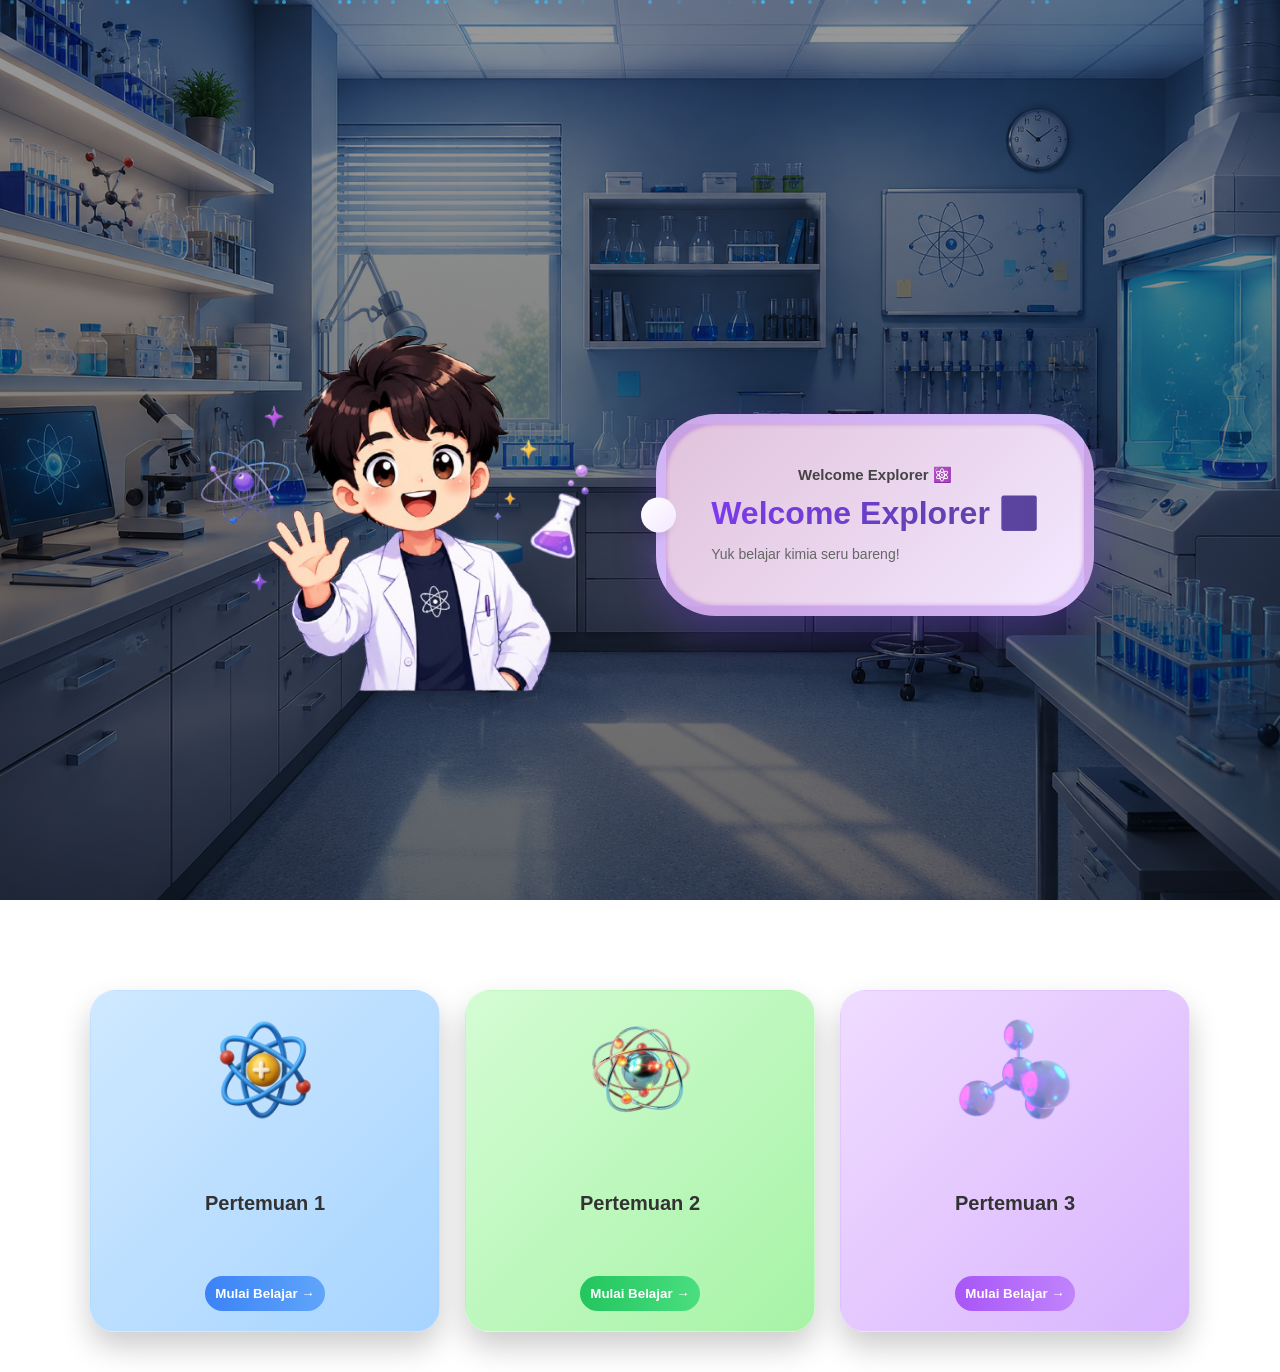
<file: dashboard.html>
<!doctype html>
<html lang="id">
  <head>
    <meta charset="UTF-8" />
    <title>Dashboard</title>
    <link rel="stylesheet" href="../css/style.css" />
  </head>

  <!-- 🔥 INI YANG TADI HILANG -->
  <body class="dashboard-body">
    <div class="dashboard-wrapper">
      <!-- HERO -->
      <div class="hero">
        <!-- KARTUN -->
        <img src="../assets/Doctor.png" class="hero-img" />

        <!-- AWAN -->
        <div class="hero-cloud">
          <h2 id="welcomeUser"></h2>
          <h1>Welcome Explorer ⚛️</h1>
          <p>Yuk belajar kimia seru bareng!</p>
        </div>
      </div>

      <!-- CARD -->
      <div class="card-container">
        <div class="card blue">
          <img src="../assets/atomateri.png" class="card-img" />
          <h3>Pertemuan 1</h3>
          <button onclick="bukaMateri(1)">Mulai Belajar →</button>
        </div>

        <div class="card green">
          <img src="../assets/Elektronmateri.png" class="card-img" />
          <h3>Pertemuan 2</h3>
          <button onclick="bukaMateri(2)">Mulai Belajar →</button>
        </div>

        <div class="card purple">
          <img src="../assets/molekulmateri.png" class="card-img" />
          <h3>Pertemuan 3</h3>
          <button onclick="bukaMateri(3)">Mulai Belajar →</button>
        </div>
      </div>
    </div>

    <!-- JS -->
    <script src="../js/app.js"></script>

    <!-- ANIMASI -->
    <script>
      document.addEventListener("DOMContentLoaded", function () {
        const wrap = document.querySelector(".dashboard-wrapper");
        wrap.style.opacity = 0;
        wrap.style.transform = "translateY(20px)";

        setTimeout(() => {
          wrap.style.transition = "0.6s";
          wrap.style.opacity = 1;
          wrap.style.transform = "translateY(0)";
        }, 100);
      });
    </script>
  </body>
</html>
</file>
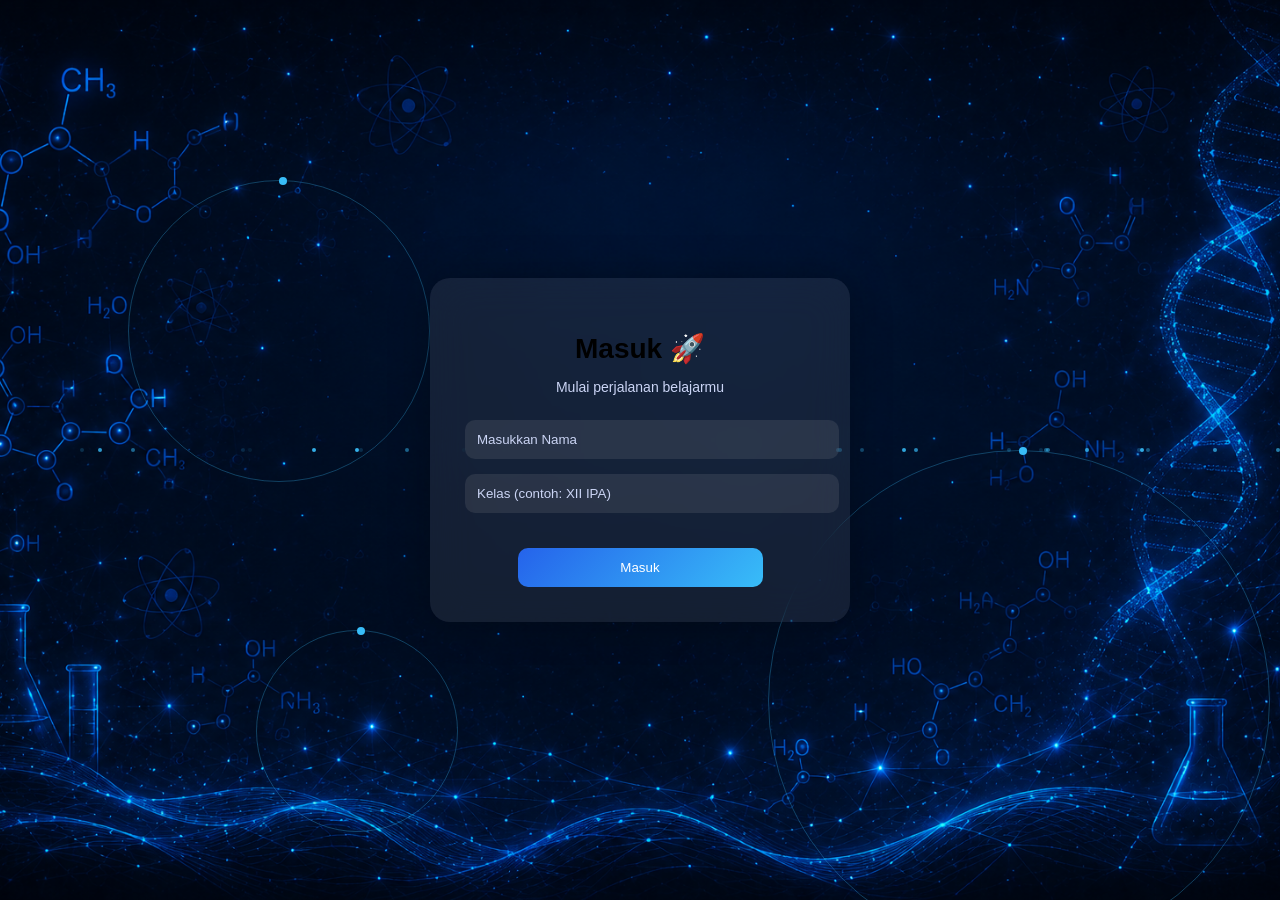
<file: login.html>
<!doctype html>
<html lang="id">
  <head>
    <meta charset="UTF-8" />
    <title>Login - Atom Learning</title>
    <link rel="stylesheet" href="../css/style.css" />
  </head>

  <body class="login-body">
    <!-- BG -->
    <div class="bg-animation">
      <span></span>
      <span></span>
      <span></span>
    </div>

    <div class="login-container">
      <div class="login-card">
        <h1 class="login-title">Masuk 🚀</h1>
        <p class="login-sub">Mulai perjalanan belajarmu</p>

        <input id="nama" placeholder="Masukkan Nama" />
        <input id="kelas" placeholder="Kelas (contoh: XII IPA)" />

        <button type="button" onclick="login()">Masuk</button>
      </div>
    </div>

    <script src="../js/app.js"></script>
  </body>
</html>
</file>
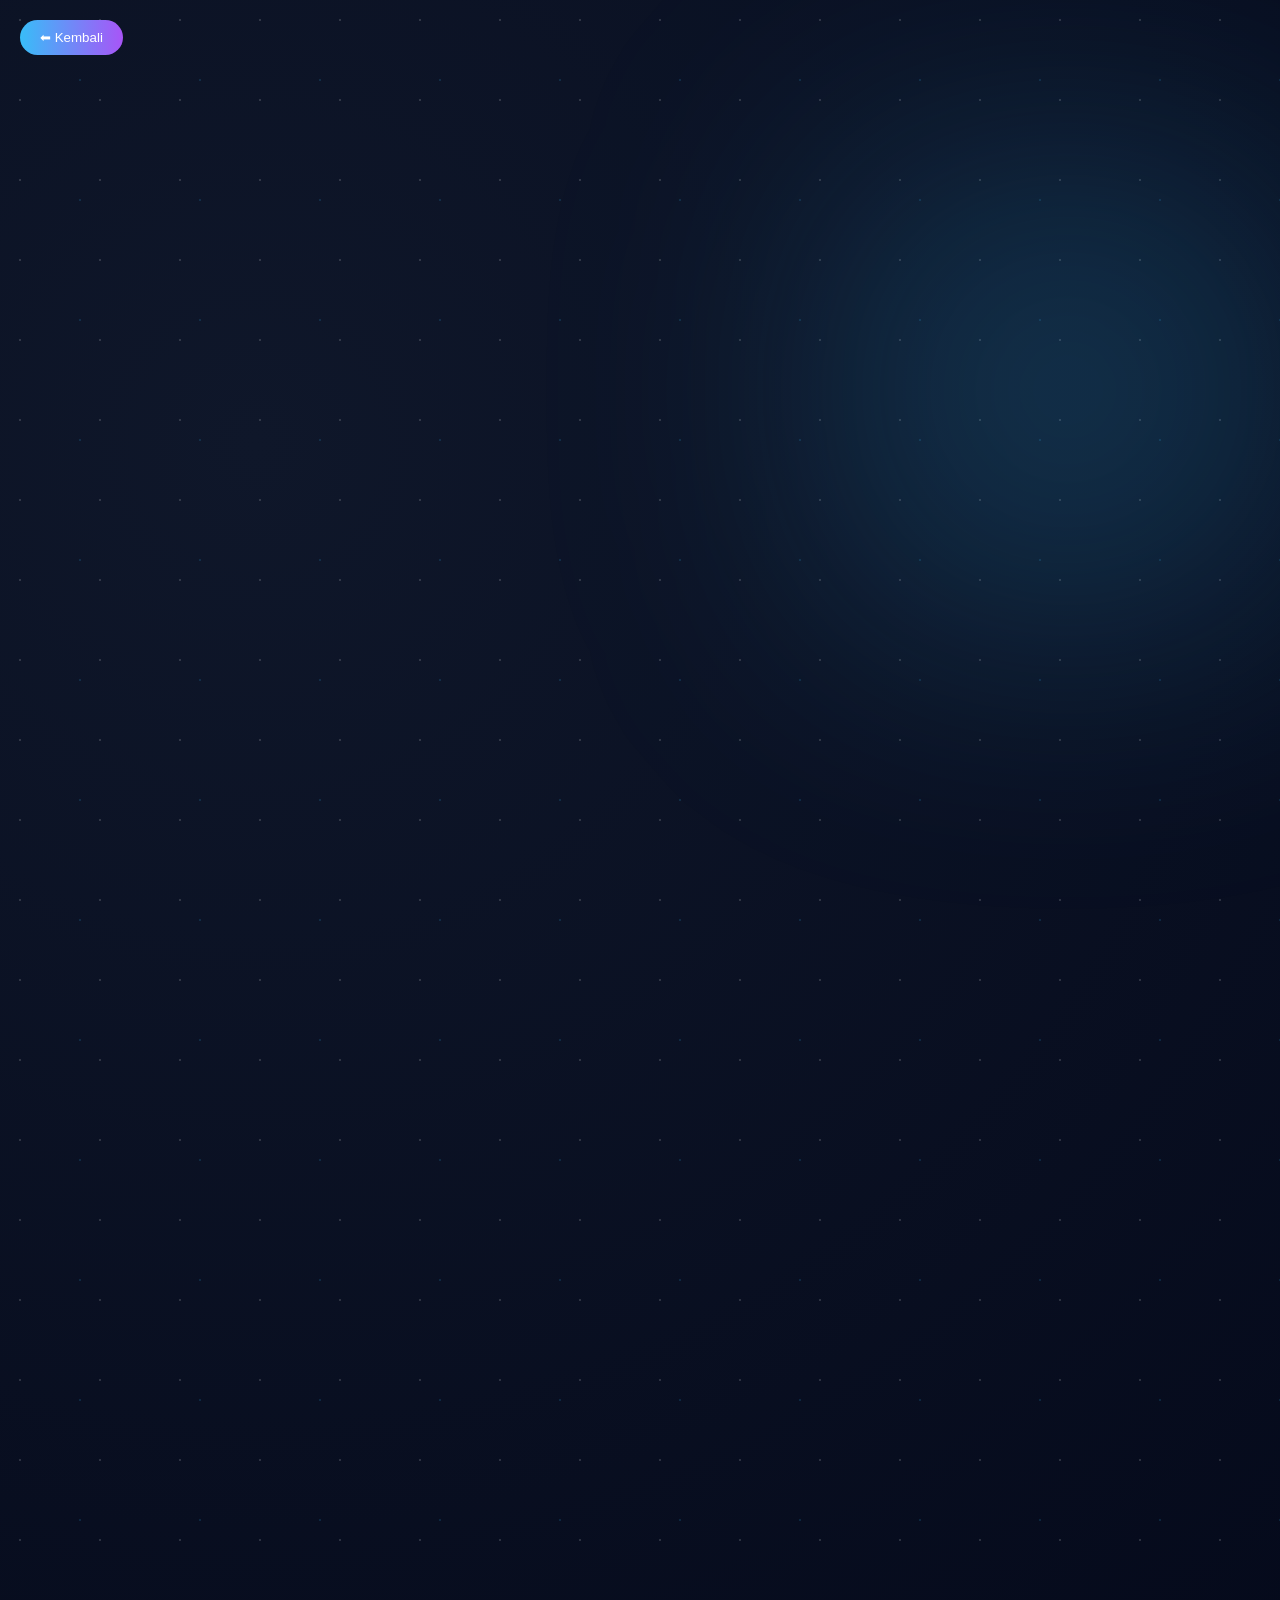
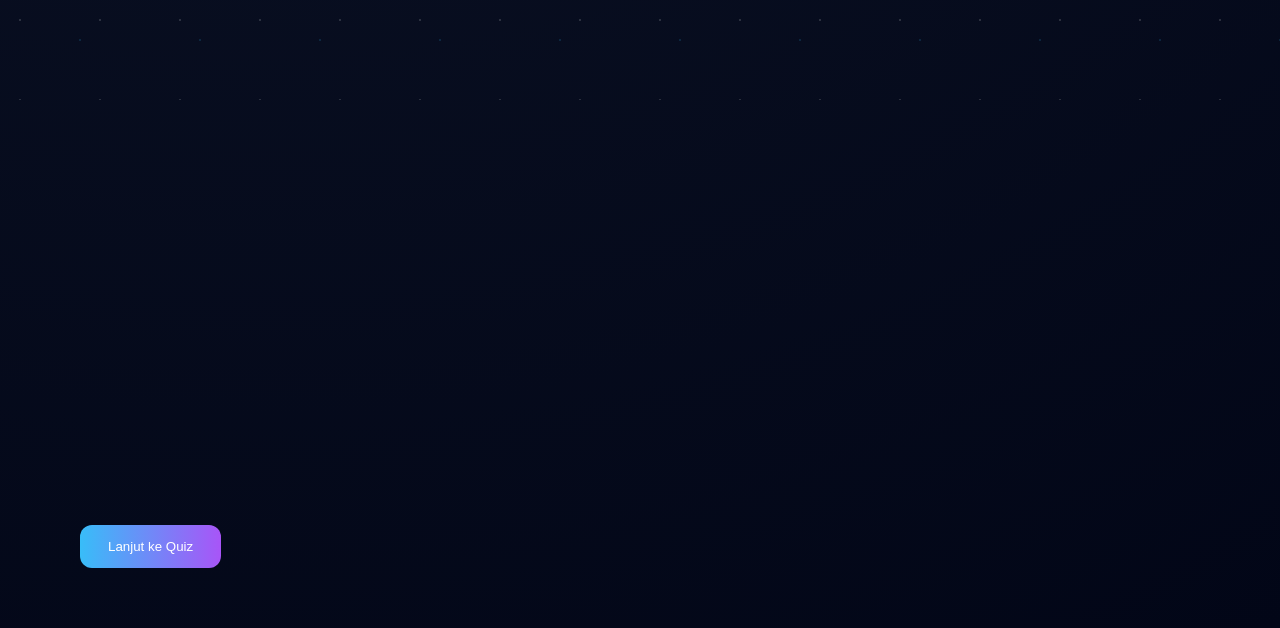
<file: materi.html>
<!doctype html>
<html lang="id">
  <head>
    <meta charset="UTF-8" />
    <title>Materi 1</title>
    <link rel="stylesheet" href="../css/style.css" />
  </head>

  <body class="materi-body tema-elektron">
    <!-- TOMBOL KEMBALI -->
    <button onclick="goBack()" class="back-btn">⬅ Kembali</button>

    <!-- WRAPPER -->
    <div class="materi-wrapper">
      <!-- JUDUL -->
      <h1 id="judulMateri" class="judul"></h1>

      <!-- ISI MATERI (DIISI JS) -->
      <div id="isiMateri" class="materi-content"></div>

      <!-- BUTTON LANJUT -->
      <button onclick="selesaiMateri()" class="next-btn">Lanjut ke Quiz</button>
    </div>

    <!-- SCRIPT -->
    <script src="../js/app.js"></script>
  </body>
</html>
</file>
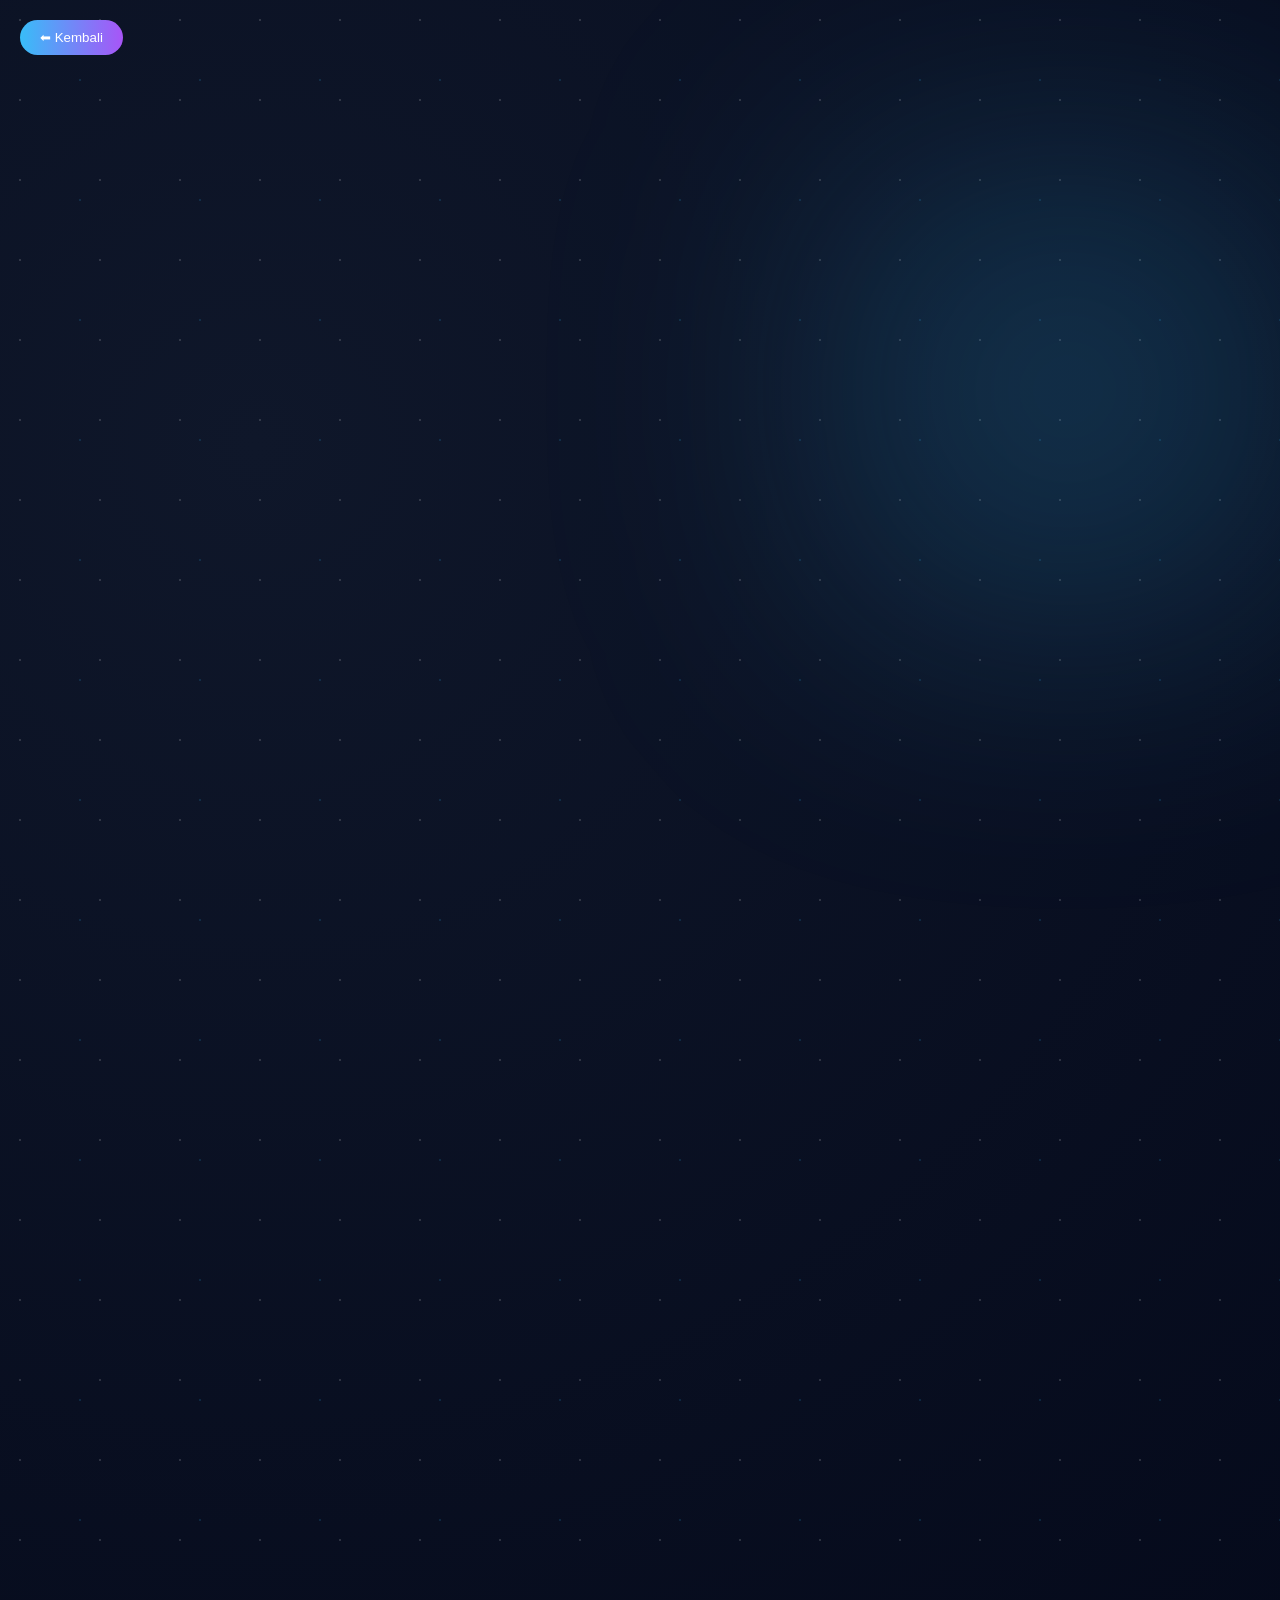
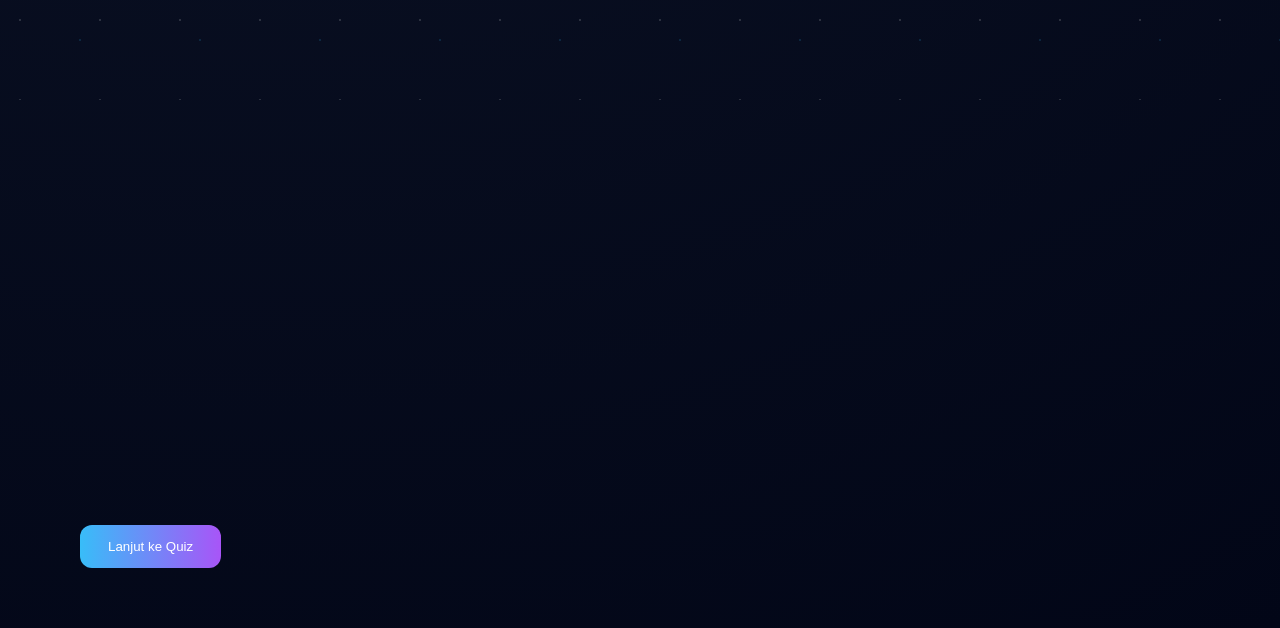
<file: materi2.html>
<!doctype html>
<html lang="id">
  <head>
    <meta charset="UTF-8" />
    <title>Materi 2</title>
    <link rel="stylesheet" href="../css/style.css" />
  </head>
  <body class="materi-body tema-elektron">
    <!-- TOMBOL KEMBALI -->
    <button onclick="goBack()" class="back-btn">⬅ Kembali</button>

    <!-- WRAPPER -->
    <div class="materi-wrapper">
      <!-- JUDUL -->
      <h1 id="judulMateri" class="judul"></h1>

      <!-- ISI MATERI (DIISI JS) -->
      <div id="isiMateri" class="materi-content"></div>

      <!-- BUTTON LANJUT -->
      <button onclick="selesaiMateri()" class="next-btn">Lanjut ke Quiz</button>
    </div>
    
  </body>
</body>
    <!-- SCRIPT -->
    <script src="../js/app.js"></script>
    
  </body>
</html>
</file>
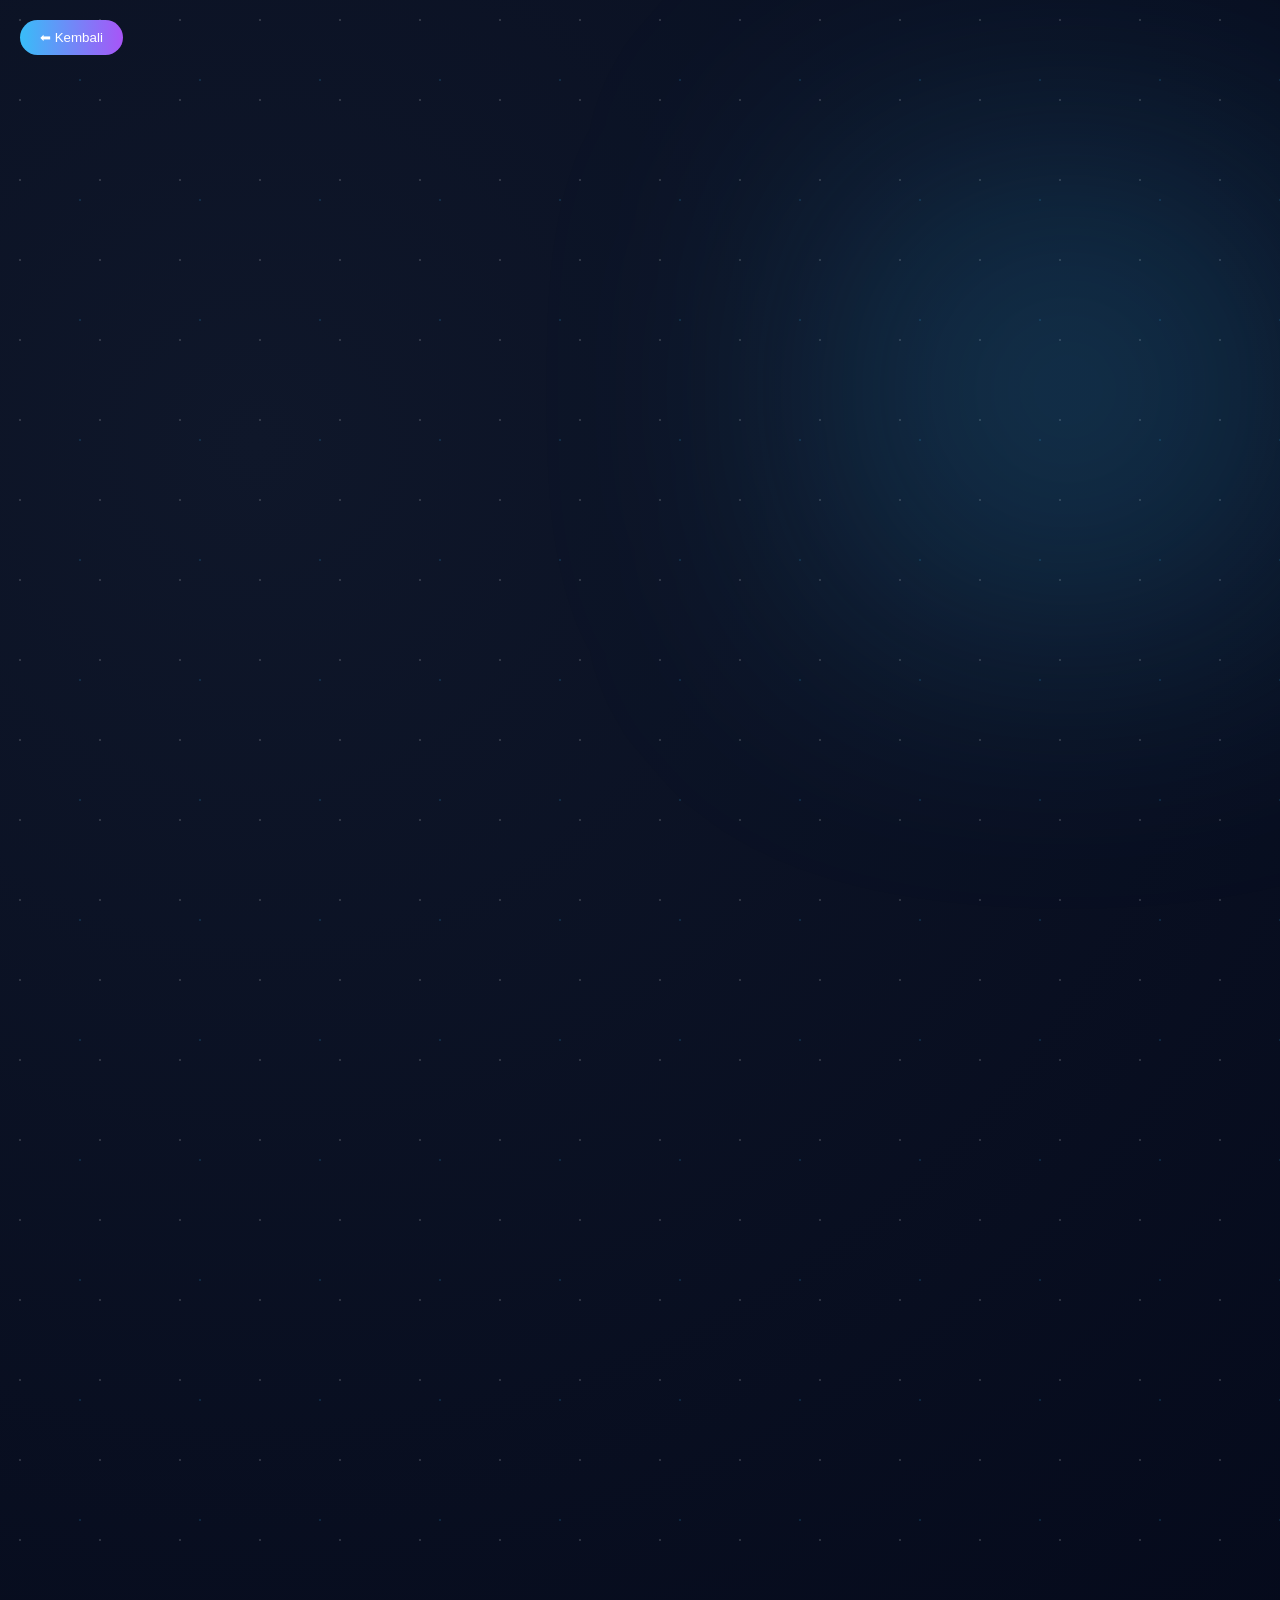
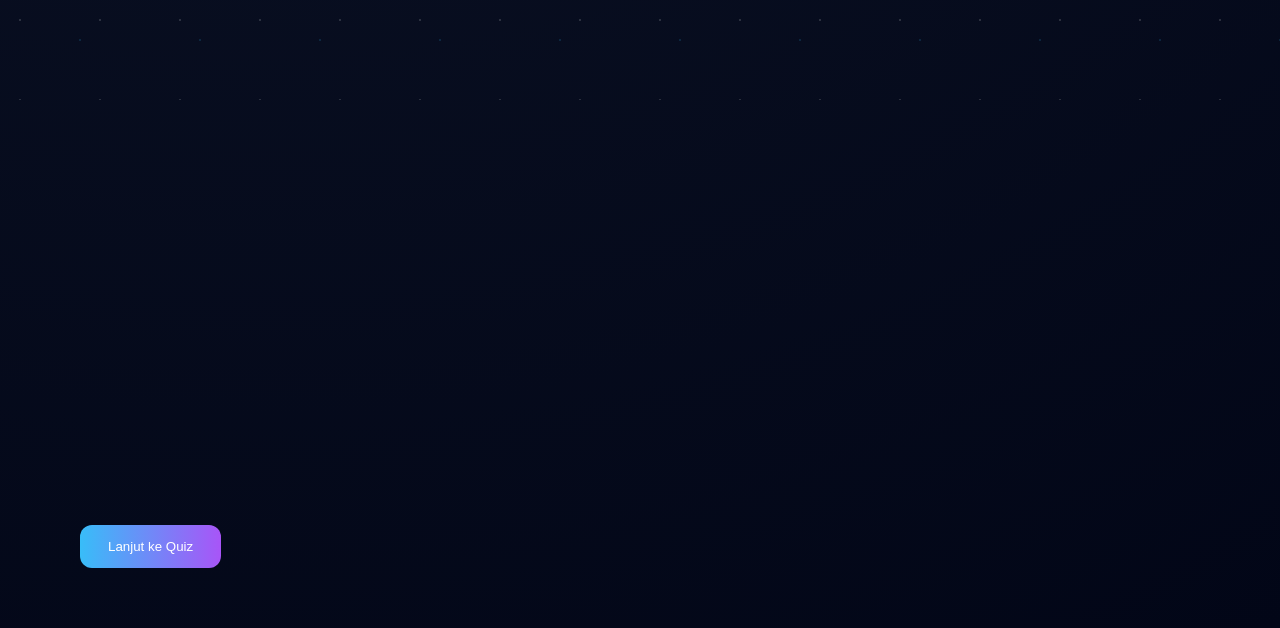
<file: materi3.html>
<!doctype html>
<html lang="id">
  <head>
    <meta charset="UTF-8" />
    <title>Materi 3</title>
    <link rel="stylesheet" href="../css/style.css" />
  </head>

  <body class="materi-body tema-elektron">
    <!-- TOMBOL KEMBALI -->
    <button onclick="goBack()" class="back-btn">⬅ Kembali</button>

    <!-- WRAPPER -->
    <div class="materi-wrapper">
      <!-- JUDUL -->
      <h1 id="judulMateri" class="judul"></h1>

      <!-- ISI MATERI (DIISI JS) -->
      <div id="isiMateri" class="materi-content"></div>

      <!-- BUTTON LANJUT -->
      <button onclick="selesaiMateri()" class="next-btn">Lanjut ke Quiz</button>
    </div>

    <!-- SCRIPT -->
    <script src="../js/app.js"></script>
  </body>
</html>
</file>
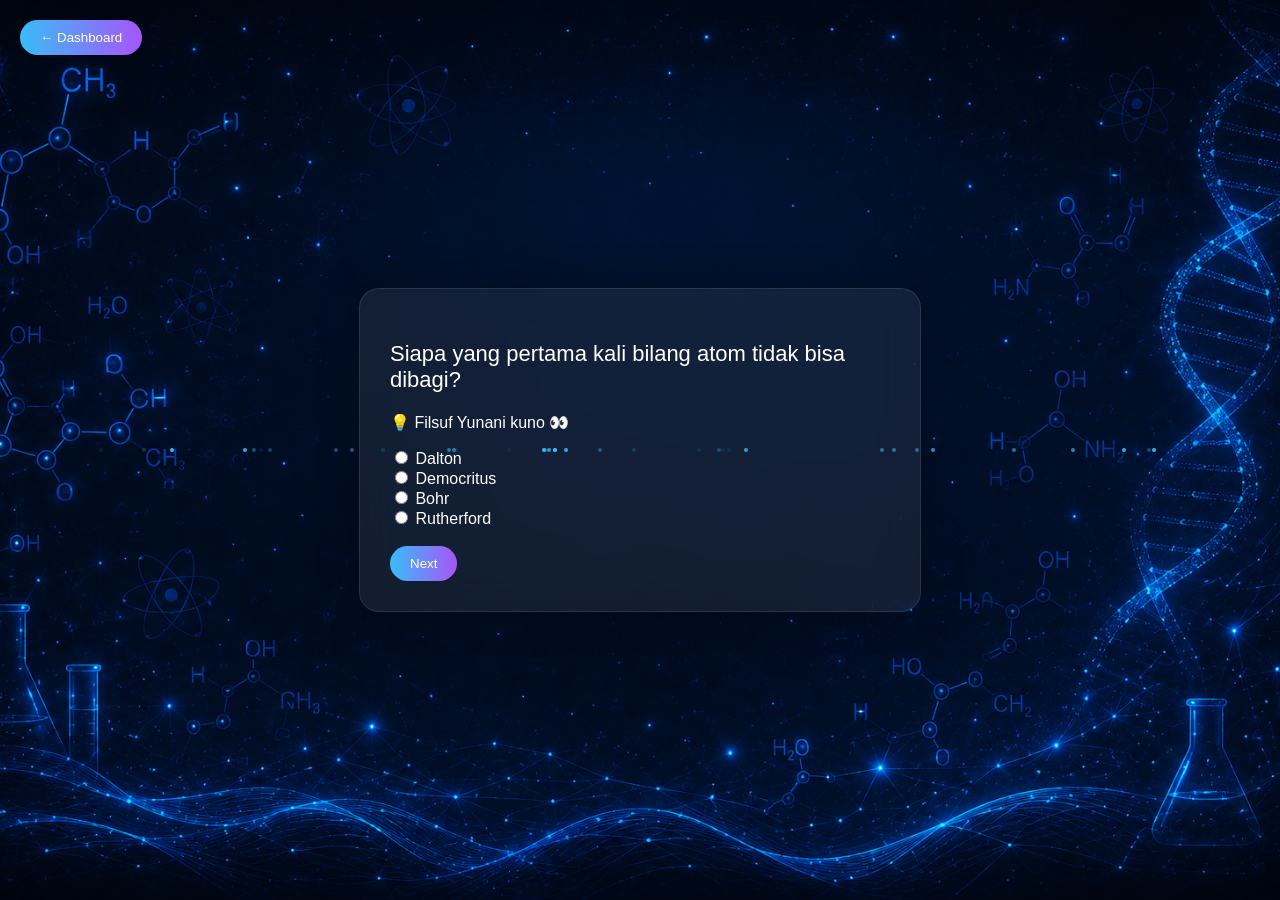
<file: quiz.html>
<!doctype html>
<html lang="id">
  <head>
    <meta charset="UTF-8" />
    <title>Quiz</title>
    <link rel="stylesheet" href="../css/style.css" />
  </head>

  <body class="quiz-body">
    <!-- BACK -->
    <button onclick="window.location.href = 'dashboard.html'" class="back-btn">
      ← Dashboard
    </button>

    <div class="quiz-box">
      <!-- SOAL -->
      <p id="soal">Loading...</p>

      <p id="clue"></p>

      <div id="pilihan"></div>

      <br />

      <button onclick="nextSoal()" class="submit-btn">Next</button>
    </div>
    <!-- ✅ INI WAJIB -->

    <!-- ANIMASI -->
    <script>
      document.addEventListener("DOMContentLoaded", function () {
        const box = document.querySelector(".quiz-box");

        box.style.opacity = 0;
        box.style.transform = "scale(0.95)";

        setTimeout(() => {
          box.style.transition = "0.4s";
          box.style.opacity = 1;
          box.style.transform = "scale(1)";
        }, 100);
      });
    </script>

    <script src="../js/app.js"></script>
  </body>
</html>
</file>
<file: css/style.css>
/* RESET */
body {
  margin: 0;
  font-family: "Segoe UI", sans-serif;
}

/* BACKGROUND */
.landing-body {
  background: url("../assets/baground.png");
  background-size: cover;
  background-position: center;
  color: white;
}

/* NAVBAR */
.navbar {
  max-width: 1200px;
  margin: auto;
  display: flex;
  justify-content: space-between;
  align-items: center;

  /* rapetin biar gak ketarik atas */
  padding: 14px 20px;
  margin-top: 0;
}

.logo-wrap {
  display: flex;
  align-items: center;
  gap: 10px;
}

.logo-icon {
  font-size: 28px;
  color: #38bdf8;
}

.logo-text {
  font-size: 22px;
  margin: 0;
}

.logo-sub {
  font-size: 12px;
  color: #94a3b8;
  margin: 0;
}

/* MENU */
.nav-menu {
  display: flex;
  gap: 25px;
  list-style: none;
}

.nav-menu a {
  color: white;
  text-decoration: none;
  font-size: 15px;
}

.nav-menu .active {
  color: #38bdf8;
}

/* LOGIN */
.login-btn {
  border: 1px solid #38bdf8;
  padding: 10px 20px;
  border-radius: 25px;
  color: #38bdf8;
  text-decoration: none; /* hapus underline */
}

/* HERO */
.hero {
  max-width: 1200px;
  margin: auto;

  display: flex;
  justify-content: space-between;
  align-items: center;

  min-height: 90vh; /* ga terlalu tinggi */
  padding: 40px 20px;
}

/* KIRI */
.hero-text {
  width: 52%;
}

/* KANAN */
.hero-image {
  width: 48%;
  display: flex;
  justify-content: center;
}

/* ATOM */
.hero-image img {
  width: 400px;
  animation: spin 20s linear infinite;
}

/* ANIMASI */
@keyframes spin {
  from {
    transform: rotate(0deg);
  }
  to {
    transform: rotate(360deg);
  }
}

/* BADGE */
.badge {
  padding: 8px 15px;
  border-radius: 20px;
  border: 1px solid #38bdf8;
  display: inline-block;
  margin-bottom: 20px;
  font-size: 13px;
}

/* TITLE (DIBESARIN LAGI) */
.hero-text h1 {
  font-size: 64px;
  line-height: 1.2;
  margin-bottom: 20px;
}

.hero-text span {
  background: linear-gradient(90deg, #38bdf8, #60a5fa);
  -webkit-background-clip: text;
  -webkit-text-fill-color: transparent;
}

/* DESC */
.hero-text p {
  font-size: 16px;
  color: #cbd5f5;
  max-width: 500px;
  margin-bottom: 25px;
}

/* BUTTON */
.hero-btns {
  margin-bottom: 30px;
}

.hero-btns button {
  padding: 14px 28px;
  font-size: 14px;
  border-radius: 25px;
  margin-right: 10px;
  cursor: pointer;
  border: none;
}

.hero-btns button:first-child {
  background: linear-gradient(135deg, #2563eb, #38bdf8);
  color: white;
}

.hero-btns .outline {
  background: transparent;
  border: 1px solid #38bdf8;
  color: #38bdf8;
}

/* FEATURES (DIRAPETIN) */
.features {
  display: flex;
  gap: 35px;
}

/* ITEM */
.feature {
  display: flex;
  gap: 12px;
  max-width: 220px;
}

/* ICON */
.feature-icon {
  width: 45px;
  height: 45px;
  aspect-ratio: 1 / 1;

  display: flex;
  align-items: center;
  justify-content: center;

  border-radius: 50%;
  background: rgba(56, 189, 248, 0.1);
  border: 1px solid #38bdf8;

  font-size: 18px;
  line-height: 0;
  flex-shrink: 0;
}

/* bantu supaya isi emoji/icon benar-benar terpusat dan tidak ngaruh ke tinggi */
.feature-icon > * {
  display: flex;
  align-items: center;
  justify-content: center;
  width: 100%;
  height: 100%;
}

/* TEXT */
.feature h4 {
  margin: 0;
  font-size: 15px;
}

.feature p {
  margin-top: 5px;
  font-size: 13px;
  color: #cbd5f5;
}

/* ini buat gradasi warna teks di landing page */
.gradient-text {
  background: linear-gradient(150deg, #9055c4, #60a5fa, #a855f7);
  -webkit-background-clip: text;
  -webkit-text-fill-color: transparent;

  /* biar lebih nyala */
  text-shadow: 0 0 60px rgba(92, 87, 195, 0.3);
}

/* untuk navbar biar ga flat */

.navbar {
  backdrop-filter: blur(85px);
}

/* featurs nih biar ada interaksi */

.feature {
  transition: 0.3s;
}

.feature:hover {
  transform: translateY(-5px);
}

.feature:hover .feature-icon {
  box-shadow: 0 0 25px #38bdf8;
}

/*ATOM SHADOW BIAR BER SHADOW BELAKANGNYA */

.hero-image img {
  filter: drop-shadow(0 0 30px rgba(56, 189, 248, 0.6));
}

/*button biar lebih premium */

.hero-btns button {
  transition: all 0.3s ease;
}

.hero-btns button:hover {
  transform: translateY(-4px);
  box-shadow: 0 12px 30px rgba(56, 189, 248, 0.4);
}

/*UNTUK HERO BIAR LEBIH KELIATAN LEGA DAN MAHAL */

.hero-text h1 {
  letter-spacing: -1px;
}

.hero-text p {
  line-height: 1.6;
}

/* NIH BUAT HERO MASUK ANIMASI NIH */

.hero-text {
  animation: fadeUp 1s ease;
}

.hero-image {
  animation: fadeRight 1.2s ease;
}

@keyframes fadeUp {
  from {
    opacity: 0;
    transform: translateY(40px);
  }
  to {
    opacity: 1;
    transform: translateY(0);
  }
}

@keyframes fadeRight {
  from {
    opacity: 0;
    transform: translateX(60px);
  }
  to {
    opacity: 1;
    transform: translateX(0);
  }
}

/* BAGIAN LOGIN NIH YAEHHHH */

/* ================= LOGIN PREMIUM ================= */

.login-body {
  background: url("../assets/baground.png");
  background-size: cover;
  background-position: center;

  display: flex;
  justify-content: center;
  align-items: center;
  min-height: 100vh;
  overflow: hidden;
}

/* CONTAINER */
.login-container {
  position: relative;
  z-index: 2;
  width: 100%;
  display: flex;
  justify-content: center;
}

/* CARD */
.login-card {
  width: 350px;
  padding: 35px;
  border-radius: 20px;

  background: rgba(255, 255, 255, 0.08);
  backdrop-filter: blur(20px);

  text-align: center;

  box-shadow: 0 0 40px rgba(0, 0, 0, 0.3);
}

/* TITLE */
.login-title {
  font-size: 28px;
  margin-bottom: 5px;
}

.login-sub {
  color: #cbd5f5;
  font-size: 14px;
  margin-bottom: 25px;
}

/* INPUT */
.login-card input {
  width: 100%;
  margin-bottom: 15px;
  padding: 12px;

  border-radius: 10px;

  border: none;

  background: rgba(219, 215, 215, 0.1);
  color: white;
}

.login-card input::placeholder {
  color: #cbd5f5;
}

/* BUTTON */
.login-card button {
  width: 70%;
  max-width: 260px;
  min-width: 180px;

  margin: 20px auto 0; /* tengah */
  padding: 12px;

  display: block;
  text-align: center;

  border: none;
  border-radius: 10px;

  background: linear-gradient(135deg, #2563eb, #38bdf8);
  color: white;

  cursor: pointer;
  transition: 0.3s;
}

.login-card button:hover {
  transform: translateY(-2px);
  box-shadow: 0 10px 20px rgba(56, 189, 248, 0.4);
}

/* ================= BACKGROUND ANIMATION ================= */

.bg-animation {
  position: fixed;
  width: 100%;
  height: 100%;
  top: 0;
  left: 0;
  z-index: 0;
  overflow: hidden;
}

/* BULATAN ORBIT */
.bg-animation span {
  position: absolute;
  border: 1px solid rgba(56, 189, 248, 0.3);
  border-radius: 50%;
  animation: rotateOrbit linear infinite;
}

/* POSISI */
.bg-animation span:nth-child(1) {
  width: 300px;
  height: 300px;
  top: 20%;
  left: 10%;
  animation-duration: 20s;
}

.bg-animation span:nth-child(2) {
  width: 500px;
  height: 500px;
  top: 50%;
  left: 60%;
  animation-duration: 30s;
}

.bg-animation span:nth-child(3) {
  width: 200px;
  height: 200px;
  top: 70%;
  left: 20%;
  animation-duration: 25s;
}

/* TITIK ELEKTRON */
.bg-animation span::after {
  content: "";
  width: 8px;
  height: 8px;
  background: #38bdf8;
  border-radius: 50%;
  position: absolute;
  top: -4px;
  left: 50%;
}

/* ANIMASI */
@keyframes rotateOrbit {
  from {
    transform: rotate(0deg);
  }
  to {
    transform: rotate(360deg);
  }
}

/* ================= DASHBOARD PREMIUM ================= */

/* ===== FIX FULL DESKTOP ===== */
.dashboard-body {
  margin: 0;
  font-family: sans-serif;
  color: white;

  background:
    linear-gradient(rgba(0, 0, 0, 0.4), rgba(0, 0, 0, 0.6)),
    url("../assets/dashbag.png");

  background-size: cover;
  background-position: center;
  background-attachment: fixed;

  display: flex;
  justify-content: center;
}

/* WRAPPER BIAR GA FULL STRETCH */
.dashboard-wrapper {
  width: 1100px;
  max-width: 1100px;
  padding: 40px 20px;
  margin: 0 auto;
}

/* HEADER */
.main-title {
  font-size: 42px;
  text-align: center;

  background: linear-gradient(90deg, #38bdf8, #a855f7);
  -webkit-background-clip: text;
  -webkit-text-fill-color: transparent;
}

.sub-title {
  text-align: center;
  color: #cbd5f5;
  margin-bottom: 30px;
}

#welcomeUser {
  text-align: center;
  margin-bottom: 10px;
}

/* TOP CARD */
.top-cards {
  display: flex;
  gap: 20px;
  margin-bottom: 40px;
}

.card {
  flex: 1;
  display: flex;
  gap: 15px;
  align-items: center;

  padding: 20px;
  border-radius: 15px;

  background: rgba(255, 255, 255, 0.07);
  backdrop-filter: blur(15px);

  border: 1px solid rgba(255, 255, 255, 0.1);
}

.icon {
  font-size: 30px;
}

/* SECTION */
.section-title {
  margin-bottom: 20px;
}

/* LIST */
.list {
  display: flex;
  flex-direction: column;
  gap: 15px;
}

/* ITEM */
.item {
  display: flex;
  justify-content: space-between;
  align-items: center;

  padding: 20px;
  border-radius: 15px;

  background: rgba(255, 255, 255, 0.07);
  backdrop-filter: blur(15px);

  border: 1px solid rgba(255, 255, 255, 0.1);
}

/* LEFT */
.left {
  display: flex;
  align-items: center;
  gap: 15px;
}

.number {
  width: 40px;
  height: 40px;
  border-radius: 10px;

  display: flex;
  align-items: center;
  justify-content: center;

  background: linear-gradient(90deg, #38bdf8, #a855f7);
}

/* CENTER */
.center {
  width: 300px;
}

.bar {
  width: 100%;
  height: 8px;
  background: rgba(255, 255, 255, 0.1);
  border-radius: 10px;
  overflow: hidden;
  margin-bottom: 5px;
}

.bar div {
  height: 100%;
  background: linear-gradient(90deg, #38bdf8, #a855f7);
}

/* BUTTON */
body {
  background: url("../assets/baground.png");
  background-size: cover;
  background-position: center;
}

.dashboard-wrapper {
  position: relative;
  z-index: 2;
}

button {
  padding: 10px 20px;

  border: none;
  border-radius: 20px;

  background: linear-gradient(90deg, #38bdf8, #a855f7);
  color: white;
  cursor: pointer;
}

/*memperindah icon icon */

.icon svg {
  width: 30px;
  height: 30px;

  stroke: #38bdf8;
  stroke-width: 2;

  filter: drop-shadow(0 0 6px #38bdf8) drop-shadow(0 0 10px #a855f7);

  transition: 0.3s;
}

.icon:hover svg {
  transform: scale(1.2);
  stroke: #a855f7;
}

/* ================= FIX MATERI FULL SCREEN ================= */

/* BODY KHUSUS MATERI */
.materi-body {
  margin: 0;
  padding: 0;

  background: url("../assets/baground.png");
  background-size: cover;
  background-position: center;

  min-height: 100vh;
}

/* WRAPPER JADI FULL (OVERRIDE TOTAL) */
.materi-wrapper {
  width: 100% !important;
  max-width: none !important;
  margin: 0 !important;

  padding: 60px 80px !important;

  background: transparent !important;
  border-radius: 0 !important;

  box-sizing: border-box;

  position: relative;
  z-index: 2;
}

/* BATASIN ISI BIAR RAPI */
.materi-content {
  max-width: 1000px;
  margin: auto;
}

/* GLOW BACKGROUND BIAR HIDUP */
.materi-body::before {
  content: "";
  position: fixed;
  width: 500px;
  height: 500px;

  background: radial-gradient(circle, rgba(56, 189, 248, 0.15), transparent);

  top: -100px;
  left: -100px;

  z-index: 0;
}

/* ================= PERAPIHAN ISI ================= */

.judul {
  font-size: 36px;
  margin-bottom: 25px;

  /* Biar ga nyaru sama background */
  background: none;
  -webkit-background-clip: initial;
  color: #e5e7eb;
  text-shadow: 0 0 18px rgba(56, 189, 248, 0.25);
}

.isi {
  line-height: 1.9;
  font-size: 17px;
  /* biar ga nyaru sama background */
  color: #cbd5f5;
}

/* SECTION PER BAGIAN (A, B, C, dst) */
.materi-section {
  margin-bottom: 50px;
  animation: fadeUp 0.6s ease;
}

/* GAMBAR */
.materi-img {
  width: 100%;
  max-width: 420px;
  display: block;
  margin: 25px auto;

  border-radius: 12px;

  transition: 0.3s;
}

.materi-img:hover {
  transform: scale(1.05);
  box-shadow: 0 0 25px rgba(56, 189, 248, 0.4);
}

/* PLACEHOLDER GAMBAR */
.img-box {
  height: 220px;
  border: 2px dashed rgba(255, 255, 255, 0.2);

  margin: 25px 0;

  display: flex;
  align-items: center;
  justify-content: center;

  color: #94a3b8;
}

/* LIST */
.list-materi {
  margin: 15px 0;
  padding-left: 20px;
}

.list-materi li {
  margin: 8px 0;
}

/* HIGHLIGHT BOX */
.highlight {
  background: rgba(56, 189, 248, 0.1);
  border-left: 4px solid #38bdf8;
  padding: 15px;
  margin: 20px 0;
  border-radius: 10px;
}

.highlight.red {
  background: rgba(239, 68, 68, 0.1);
  border-left: 4px solid #ef4444;
}

/* BUTTON LANJUT */
.next-btn {
  margin-top: 40px;
  padding: 14px 28px;
  border: none;
  border-radius: 12px;

  background: linear-gradient(90deg, #38bdf8, #a855f7);
  color: white;

  cursor: pointer;

  transition: 0.3s;
}

.next-btn:hover {
  transform: translateY(-3px);
  box-shadow: 0 10px 25px rgba(56, 189, 248, 0.4);
}

/* ANIMASI MASUK */
@keyframes fadeUp {
  from {
    opacity: 0;
    transform: translateY(25px);
  }
  to {
    opacity: 1;
    transform: translateY(0);
  }
}

/* HOVER SECTION BIAR HIDUP */
.materi-section:hover {
  transform: translateY(-5px);
  transition: 0.3s;
}

/* ANIMASI DI MATERI */

/* ================= ZIG ZAG LAYOUT ================= */

.materi-section {
  display: flex;
  align-items: center;
  gap: 40px;
  margin: 80px 0;

  opacity: 0;
  transform: translateY(40px);
  transition: all 0.8s ease;
}

/* GANJIL (TEXT KIRI, GAMBAR KANAN) */
.materi-section:nth-child(odd) {
  flex-direction: row;
}

/* GENAP (KEBALIK) */
.materi-section:nth-child(even) {
  flex-direction: row-reverse;
}

/* TEXT */
.materi-text {
  flex: 1;
}

/* GAMBAR / VISUAL */
.materi-visual {
  flex: 1;
  display: flex;
  justify-content: center;
}

/* GAMBAR */
.materi-img {
  width: 100%;
  max-width: 350px;
  border-radius: 12px;
  transition: 0.3s;
}

.materi-img:hover {
  transform: scale(1.05);
  box-shadow: 0 0 30px rgba(56, 189, 248, 0.5);
}

/* ANIMASI MASUK */
.materi-section.show {
  opacity: 1;
  transform: translateY(0);
}
/* ===== ATOM REAL ===== */
.atom-real {
  position: relative;
  width: 160px;
  height: 160px;
  margin: 30px auto;
}

/* INTI */

.nucleus {
  width: 30px;
  height: 30px;
  background: radial-gradient(circle, #a855f7, #4c1d95);
  border-radius: 50%;
  position: absolute;
  top: 50%;
  left: 50%;
  transform: translate(-50%, -50%);
  box-shadow: 0 0 25px #a855f7;
}

/* ORBIT */
.orbit {
  position: absolute;
  width: 100%;
  height: 100%;
  border: 1px solid rgba(56, 189, 248, 0.3);
  border-radius: 50%;
  animation: spinOrbit 6s linear infinite;
}

/* ELEKTRON */
.electron {
  width: 10px;
  height: 10px;
  background: #38bdf8;
  border-radius: 50%;
  position: absolute;
  top: -5px;
  left: 50%;
  transform: translateX(-50%);
  box-shadow: 0 0 10px #38bdf8;
}

/* VARIASI ORBIT */
.orbit:nth-child(2) {
  transform: rotate(60deg);
  animation-duration: 8s;
}

.orbit:nth-child(3) {
  transform: rotate(-60deg);
  animation-duration: 10s;
}

/* ANIMASI */
@keyframes spinOrbit {
  from {
    transform: rotate(0deg);
  }
  to {
    transform: rotate(360deg);
  }
}

/* HOVER EFFECT */
.atom-real:hover .orbit {
  animation-duration: 2s;
}

.atom-real:hover .electron {
  box-shadow: 0 0 20px #38bdf8;
}

/* POPUP */
.popup-info {
  position: fixed;
  top: 0;
  left: 0;
  width: 100%;
  height: 100%;
  background: rgba(0, 0, 0, 0.6);

  display: flex;
  justify-content: center;
  align-items: center;

  z-index: 999;
}

.popup-box {
  background: #0f172a;
  padding: 25px;
  border-radius: 15px;
  text-align: center;
  color: white;
  max-width: 300px;

  animation: fadeUp 0.3s ease;
}

.popup-box button {
  margin-top: 15px;
  padding: 8px 15px;
  border: none;
  border-radius: 10px;
  background: linear-gradient(90deg, #38bdf8, #a855f7);
  color: white;
  cursor: pointer;
}

/*update css nih broooooooo*/

/* ================= BACKGROUND SCIENCE ANIMATION ================= */
.materi-body {
  position: relative;
  background: radial-gradient(circle at top, #0f172a, #020617);
  overflow-x: hidden;
}

/* partikel background */
.materi-body::before {
  content: "";
  position: fixed;
  width: 200%;
  height: 200%;
  background: url("https://www.transparenttextures.com/patterns/stardust.png");
  opacity: 0.15;
  animation: bgMove 60s linear infinite;
  z-index: 0;
}

@keyframes bgMove {
  from {
    transform: translate(0, 0);
  }
  to {
    transform: translate(-200px, -200px);
  }
}

/* ================= WRAPPER FULL ================= */
.materi-wrapper {
  position: relative;
  z-index: 2;
  max-width: 1000px;
  margin: auto;
  padding: 40px 20px;
}

/* ================= SECTION FULL (NO ZIGZAG) ================= */
.materi-section {
  margin-bottom: 60px;
  text-align: left;
  opacity: 0;
  transform: translateY(40px);
  transition: 0.6s;
}

.materi-section.show {
  opacity: 1;
  transform: translateY(0);
}

/* ================= TEXT ================= */
.materi-text h2 {
  font-size: 26px;
  margin-bottom: 15px;

  background: linear-gradient(90deg, #38bdf8, #a855f7);
  -webkit-background-clip: text;
  color: transparent;
}

.materi-text p {
  line-height: 1.8;
  color: #ffffff;
}

/* ================= VISUAL CENTER ================= */
.materi-visual {
  text-align: center;
  margin-top: 20px;
}

/* ================= GAMBAR ================= */
.materi-img {
  width: 100%;
  max-width: 420px;
  margin: 20px auto;
  display: block;
  border-radius: 12px;

  transition: 0.3s;
}

.materi-img:hover {
  transform: scale(1.05);
}

/* ================= ATOM REAL ================= */
.atom-real {
  width: 140px;
  height: 140px;
  margin: 30px auto;
  position: relative;
}

/* inti */
.nucleus {
  width: 22px;
  height: 22px;
  background: #a855f7;
  border-radius: 50%;
  position: absolute;
  top: 50%;
  left: 50%;
  transform: translate(-50%, -50%);
  box-shadow: 0 0 20px #a855f7;
  cursor: pointer;
}

/* orbit */
.orbit {
  position: absolute;
  width: 100%;
  height: 100%;
  border: 1px solid rgba(56, 189, 248, 0.3);
  border-radius: 50%;
  animation: spin 6s linear infinite;
}

.orbit:nth-child(2) {
  animation-duration: 4s;
}

.orbit:nth-child(3) {
  animation-duration: 8s;
}

/* elektron */
.electron {
  width: 10px;
  height: 10px;
  background: #38bdf8;
  border-radius: 50%;
  position: absolute;
  top: -5px;
  left: 50%;
  transform: translateX(-50%);
  cursor: pointer;

  box-shadow: 0 0 10px #38bdf8;
}

@keyframes spin {
  from {
    transform: rotate(0deg);
  }
  to {
    transform: rotate(360deg);
  }
}

/* ================= POPUP ================= */
.popup-info {
  position: fixed;
  top: 0;
  left: 0;
  width: 100%;
  height: 100%;
  background: rgba(0, 0, 0, 0.7);

  display: flex;
  justify-content: center;
  align-items: center;
  z-index: 999;
}

.popup-box {
  background: #0f172a;
  padding: 25px;
  border-radius: 15px;
  text-align: center;
  color: white;
  max-width: 300px;

  animation: fadeUp 0.4s ease;
}

.popup-box h3 {
  margin-bottom: 10px;
}

.popup-box button {
  margin-top: 15px;
}

/* ================= LIST ================= */
.list-materi li {
  margin: 6px 0;
  color: #cbd5f5;
}

/* ================= BUTTON FIX ================= */
.back-btn {
  position: fixed;
  top: 20px;
  left: 20px;
  z-index: 10;
}

/* ================= ANIMASI HALUS ================= */
@keyframes fadeUp {
  from {
    opacity: 0;
    transform: translateY(30px);
  }
  to {
    opacity: 1;
    transform: translateY(0);
  }
}

/* ================= FIX FINAL MATERI ================= */

.materi-section {
  display: block !important; /* ❗ matiin flex lama */
}

.materi-text {
  width: 100% !important;
  max-width: none !important;
}

.materi-visual {
  width: 100% !important;
  display: block !important;
  text-align: center;
}

/* ================= SCIENCE BACKGROUND ================= */

.materi-body {
  background: radial-gradient(circle at top, #0f172a, #020617);
  min-height: 100vh;
  overflow-x: hidden;
  position: relative;
}

/* GRID HALUS */
.materi-body::before {
  content: "";
  position: fixed;
  width: 100%;
  height: 100%;

  background-image: radial-gradient(
    rgba(56, 189, 248, 0.15) 1px,
    transparent 1px
  );
  background-size: 40px 40px;

  animation: gridMove 20s linear infinite;
  z-index: 0;
}

/* PARTIKEL */
.materi-body::after {
  content: "";
  position: fixed;
  width: 200%;
  height: 200%;

  background: radial-gradient(
    circle,
    rgba(56, 189, 248, 0.2) 2px,
    transparent 2px
  );
  background-size: 80px 80px;

  animation: particleMove 60s linear infinite;
  z-index: 0;
}

/* ANIMASI */
@keyframes gridMove {
  from {
    transform: translate(0, 0);
  }
  to {
    transform: translate(-40px, -40px);
  }
}

@keyframes particleMove {
  from {
    transform: translate(0, 0);
  }
  to {
    transform: translate(-200px, -200px);
  }
}

/* ================= FINAL CARD OVERRIDE ================= */

.materi-section {
  display: block !important;

  position: relative;
  z-index: 2;

  /* bikin lebih transparan + tetap terbaca */
  background: linear-gradient(
    145deg,
    rgba(15, 23, 42, 0.35),
    rgba(2, 6, 23, 0.55)
  );
  border-radius: 20px;
  padding: 30px;

  border: 1px solid rgba(56, 189, 248, 0.3);

  backdrop-filter: blur(18px);

  margin-bottom: 40px;

  transition: 0.4s ease;
}

.materi-section:hover {
  transform: translateY(-6px);
  box-shadow:
    0 20px 40px rgba(56, 189, 248, 0.15),
    0 0 40px rgba(56, 189, 248, 0.1);
}

/* ================= SPACE BACKGROUND FINAL ================= */

.materi-body {
  position: relative;
  background: radial-gradient(circle at 20% 20%, #0f172a, #020617);
  overflow-x: hidden;
}

/* BINTANG KECIL */
.materi-body::before {
  content: "";
  position: fixed;
  width: 200%;
  height: 200%;

  background-image:
    radial-gradient(white 1px, transparent 1px),
    radial-gradient(#38bdf8 1px, transparent 1px);

  background-size:
    80px 80px,
    120px 120px;

  opacity: 0.15;

  animation: starsMove 5s linear infinite;

  z-index: 0;
}

/* GLOW NEBULA */
.materi-body::after {
  content: "";
  position: fixed;
  width: 600px;
  height: 600px;

  background: radial-gradient(circle, rgba(56, 189, 248, 0.25), transparent);

  top: 10%;
  left: 60%;

  filter: blur(120px);

  animation: nebulaMove 20s ease-in-out infinite alternate;

  z-index: 0;
}

/* ANIMASI */
@keyframes starsMove {
  from {
    transform: translate(0, 0);
  }
  to {
    transform: translate(-300px, -300px);
  }
}

@keyframes nebulaMove {
  from {
    transform: translate(0, 0);
  }
  to {
    transform: translate(-100px, 50px);
  }
}

/* ================= LIST PREMIUM ================= */

.list-materi {
  margin-top: 15px;
  padding-left: 0;
  list-style: none;
}

.list-materi li {
  position: relative;
  padding-left: 28px;
  margin-bottom: 12px;

  color: #cbd5f5;
  line-height: 1.7;
}

/* BULLET GLOW */
.list-materi li::before {
  /* ganti bintang biru jadi bulet biasa */
  content: "•";
  position: absolute;
  left: 0;
  top: 0;

  color: #38bdf8;
  text-shadow: 0 0 8px rgba(56, 189, 248, 0.5);
}

/* HOVER HALUS */
.list-materi li:hover {
  color: white;
  transform: translateX(4px);
  transition: 0.2s;
}

/*list biar bagus*/
.materi-section {
  position: relative;
  z-index: 2;
}

/* ================= DEWA PARTICLE ================= */

.particle {
  position: fixed;
  width: 4px;
  height: 4px;
  background: #38bdf8;
  border-radius: 50%;
  opacity: 0.6;
  pointer-events: none;
  z-index: 0;

  animation: floatParticle linear infinite;
}

@keyframes floatParticle {
  from {
    transform: translateY(0) translateX(0);
  }
  to {
    transform: translateY(-100vh) translateX(50px);
  }
}

/* ================= ORBIT GLOW ================= */

.materi-section::after {
  content: "";
  position: absolute;
  width: 200px;
  height: 200px;

  border: 1px solid rgba(56, 189, 248, 0.2);
  border-radius: 50%;

  top: -50px;
  right: -50px;

  animation: orbitSpin 20s linear infinite;
  opacity: 0.4;
}

@keyframes orbitSpin {
  from {
    transform: rotate(0deg);
  }
  to {
    transform: rotate(360deg);
  }
}

/* ================= RIPPLE ================= */

.ripple {
  position: fixed;
  width: 20px;
  height: 20px;

  background: radial-gradient(circle, #38bdf8, transparent);
  border-radius: 50%;

  transform: translate(-50%, -50%);
  pointer-events: none;

  animation: rippleAnim 0.6s ease-out forwards;
}

@keyframes rippleAnim {
  from {
    opacity: 0.8;
    transform: scale(1);
  }
  to {
    opacity: 0;
    transform: scale(8);
  }
}
.materi-section:hover {
  transform: translateY(-8px) scale(1.01);

  box-shadow:
    0 20px 40px rgba(56, 189, 248, 0.2),
    0 0 60px rgba(56, 189, 248, 0.25);
}

/*buat ngilangin atom muter di pinggir*/
.materi-section::before,
.materi-section::after {
  display: none !important;
}

/*tabel materi*/

.tabel-materi {
  width: 100%;
  border-collapse: collapse;
  margin-top: 15px;
}

.tabel-materi th,
.tabel-materi td {
  border: 1px solid rgba(255, 255, 255, 0.3);
  padding: 8px;
  text-align: center;
}

.tabel-materi th {
  background: rgba(255, 255, 255, 0.1);
}

/*biar tulisan kaga hitam*/
.materi-content * {
  color: #ffffff !important;
}
/*biar tulisan materi beautiful wkwk*/
.materi-content p {
  color: #e0e7ff;
}

.materi-content li {
  color: #c7d2fe;
}

/* ================= QUIZ STYLE ================= */

.quiz-body {
  background: url("../assets/baground.png");
  background-size: cover;
  background-position: center;
  color: white;

  display: flex;
  justify-content: center;
  align-items: center;
  min-height: 100vh;
}

/* BOX */
.quiz-box {
  width: 500px;
  padding: 30px;
  border-radius: 20px;

  background: rgba(255, 255, 255, 0.07);
  backdrop-filter: blur(20px);

  border: 1px solid rgba(255, 255, 255, 0.1);

  box-shadow: 0 0 40px rgba(0, 0, 0, 0.3);
}

/* SOAL */
#soal {
  font-size: 22px;
  margin-bottom: 20px;
}

/* LIST JAWABAN */
#jawaban {
  display: flex;
  flex-direction: column;
  gap: 12px;
}

/* BUTTON JAWABAN */
#jawaban button {
  padding: 12px;
  border-radius: 10px;
  border: none;

  background: rgba(255, 255, 255, 0.1);
  color: white;

  cursor: pointer;
  transition: 0.3s;
}

/* HOVER */
#jawaban button:hover {
  background: rgba(56, 189, 248, 0.3);
  transform: translateX(5px);
}

/* BENAR */
.benar {
  background: #22c55e !important;
  box-shadow: 0 0 15px #22c55e;
}

/* SALAH */
.salah {
  background: #ef4444 !important;
  box-shadow: 0 0 15px #ef4444;
}

/* BACK BUTTON FIX */
.back-btn {
  position: absolute;
  top: 20px;
  left: 20px;
}
/*untuk memperindah di bagian kuis*/
input[type="radio"]:checked + span {
  color: #38bdf8;
  font-weight: bold;
}

.materi-content {
  min-height: 2000px;
}

/* HERO JADI HORIZONTAL */
.hero {
  display: flex;
  align-items: center;
  justify-content: center;
  gap: 20px;
  margin-top: 50px;
}

/* GAMBAR KARTUN */
.hero-img {
  width: 780px;
  z-index: 10;
}

/* ===== AWAN GEMOY FINAL ===== */
.hero-cloud {
  background: linear-gradient(135deg, #ffffff, #f3e8ff);
  padding: 30px 40px;
  border-radius: 60px;
  position: relative;
  max-width: 420px;

  box-shadow:
    0 15px 35px rgba(0, 0, 0, 0.15),
    inset 0 0 10px rgba(255, 255, 255, 0.6);

  border: 2px solid rgba(124, 58, 237, 0.2);
}

/* BENTUK AWAN (GELEMBUNG KIRI) */
.hero-cloud::before {
  content: "";
  position: absolute;
  left: -25px;
  top: 50%;
  transform: translateY(-50%);

  width: 35px;
  height: 35px;
  background: linear-gradient(135deg, #ffffff, #f3e8ff);

  border-radius: 50%;
  box-shadow: -5px 5px 10px rgba(0, 0, 0, 0.1);
}

/* BENTUK AWAN TAMBAHAN (BIAR BENERAN KAYAK CLOUD) */
.hero-cloud {
  background: linear-gradient(135deg, #e1c3dc, #f3e8ff);
  padding: 30px 45px;
  border-radius: 60px;
  position: relative;
  max-width: 420px;

  box-shadow:
    0 15px 40px rgba(124, 58, 237, 0.3),
    inset 0 0 4px rgba(177, 88, 201, 0.6);

  border: 10px solid rgba(124, 58, 237, 0.25);
}
/* TEXT DALAM AWAN */
.hero-cloud h1 {
  font-size: 32px;
  margin: 8px 0;

  background: linear-gradient(90deg, #7c3aed, #59449a);
  -webkit-background-clip: text;
  -webkit-text-fill-color: transparent;
}

.hero-cloud h2 {
  color: #444;
  font-size: 15px;
}

.hero-cloud p {
  color: #666;
  font-size: 14px;
}

.hero-img {
  width: 450px; /* tadinya kecil → gedein */
  animation: float 1s ease-in-out infinite;
}

/* animasi naik turun halus */
@keyframes float {
  0% {
    transform: translateY(0px);
  }
  50% {
    transform: translateY(-10px);
  }
  100% {
    transform: translateY(0px);
  }
}

.hero {
  display: flex;
  align-items: center;
  justify-content: center;
  gap: 20px;

  margin-top: 30px; /* tadinya gede → kecilin */
}

/* WRAPPER */
.card-container {
  display: flex;
  justify-content: center;
  gap: 25px;

  margin-top: 30px; /* tadinya 60px → KEGEDEAN */
}

/* CARD DASAR */
.card {
  width: 230px;
  height: 300px;
  border-radius: 25px;
  padding: 20px;
  text-align: center;
  color: #333;

  display: flex;
  flex-direction: column;
  justify-content: space-between;

  box-shadow: 0 15px 30px rgba(0, 0, 0, 0.2);
  transition: 0.3s;
}

/* HOVER */
.card:hover {
  transform: translateY(-10px) scale(1.03);
}

/* GAMBAR */
.card-img {
  width: 120px;
  margin: 0 auto;

  animation: putar 10s linear infinite;
}

/* TITLE */
.card h3 {
  font-size: 20px;
  margin: 10px 0;
}

/* BUTTON */
.card button {
  border: none;
  padding: 10px;
  border-radius: 20px;
  color: white;
  font-weight: bold;
  cursor: pointer;
}

/* WARNA CARD */

/* BIRU */
.card.blue {
  background: linear-gradient(135deg, #cfe9ff, #a7d4ff);
}
.card.blue button {
  background: linear-gradient(90deg, #3b82f6, #60a5fa);
}

/* HIJAU */
.card.green {
  background: linear-gradient(135deg, #d4fcd4, #a7f3a7);
}
.card.green button {
  background: linear-gradient(90deg, #22c55e, #4ade80);
}

/* UNGU */
.card.purple {
  background: linear-gradient(135deg, #f0dcff, #d8b4fe);
}
.card.purple button {
  background: linear-gradient(90deg, #a855f7, #c084fc);
}

body {
  margin: 0;
  overflow-x: hidden;
}

/*buat gambar di card muter */
@keyframes putar {
  from {
    transform: rotate(0deg);
  }
  to {
    transform: rotate(360deg);
  }
}

/*TAMPILAN HP*/
body {
  min-height: 100vh;
}
.social-icons {
  display: flex;
  gap: 18px;
  margin-bottom: 25px;
}

.social-icons a {
  font-size: 26px;
  color: #fff;
  transition: 0.3s ease;
}

.social-icons a:hover {
  color: #ffd1dc;
  transform: translateY(-4px);
}
</file>
